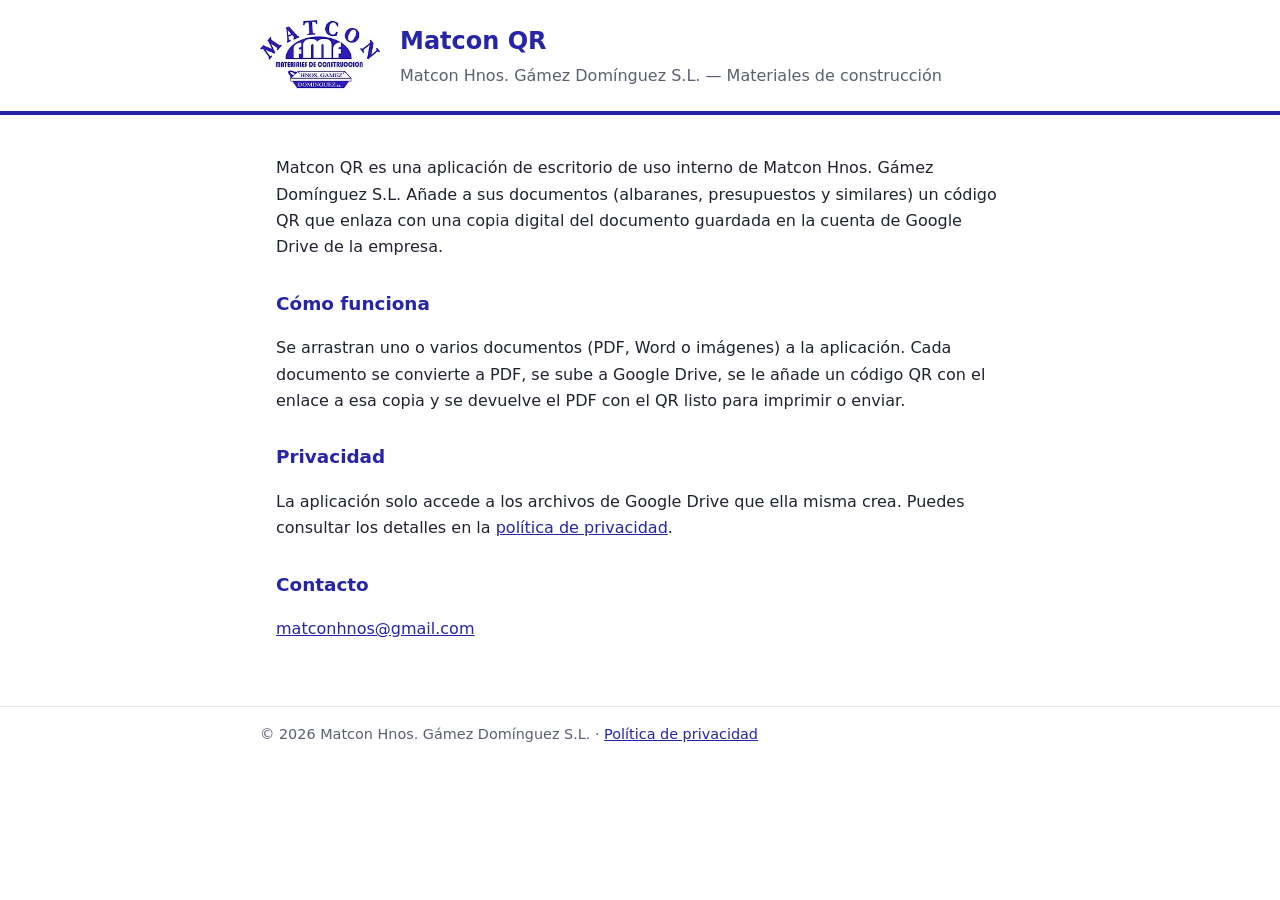
<file: index.html>
<!doctype html>
<html lang="es">
<head>
  <meta charset="utf-8">
  <meta name="viewport" content="width=device-width, initial-scale=1">
  <title>Matcon QR</title>
  <link rel="stylesheet" href="estilo.css">
</head>
<body>
  <header>
    <div class="contenido">
      <img src="logo.png" alt="Logo de Matcon Hnos. Gámez Domínguez">
      <div>
        <h1>Matcon QR</h1>
        <p>Matcon Hnos. Gámez Domínguez S.L. — Materiales de construcción</p>
      </div>
    </div>
  </header>
  <main class="contenido">
    <p>
      Matcon QR es una aplicación de escritorio de uso interno de Matcon Hnos.
      Gámez Domínguez S.L. Añade a sus documentos (albaranes, presupuestos y
      similares) un código QR que enlaza con una copia digital del documento
      guardada en la cuenta de Google Drive de la empresa.
    </p>
    <h2>Cómo funciona</h2>
    <p>
      Se arrastran uno o varios documentos (PDF, Word o imágenes) a la
      aplicación. Cada documento se convierte a PDF, se sube a Google Drive, se
      le añade un código QR con el enlace a esa copia y se devuelve el PDF con el
      QR listo para imprimir o enviar.
    </p>
    <h2>Privacidad</h2>
    <p>
      La aplicación solo accede a los archivos de Google Drive que ella misma
      crea. Puedes consultar los detalles en la
      <a href="privacidad.html">política de privacidad</a>.
    </p>
    <h2>Contacto</h2>
    <p><a href="mailto:matconhnos@gmail.com">matconhnos@gmail.com</a></p>
  </main>
  <footer>
    <div class="contenido">© 2026 Matcon Hnos. Gámez Domínguez S.L. · <a href="privacidad.html">Política de privacidad</a></div>
  </footer>
</body>
</html>
</file>
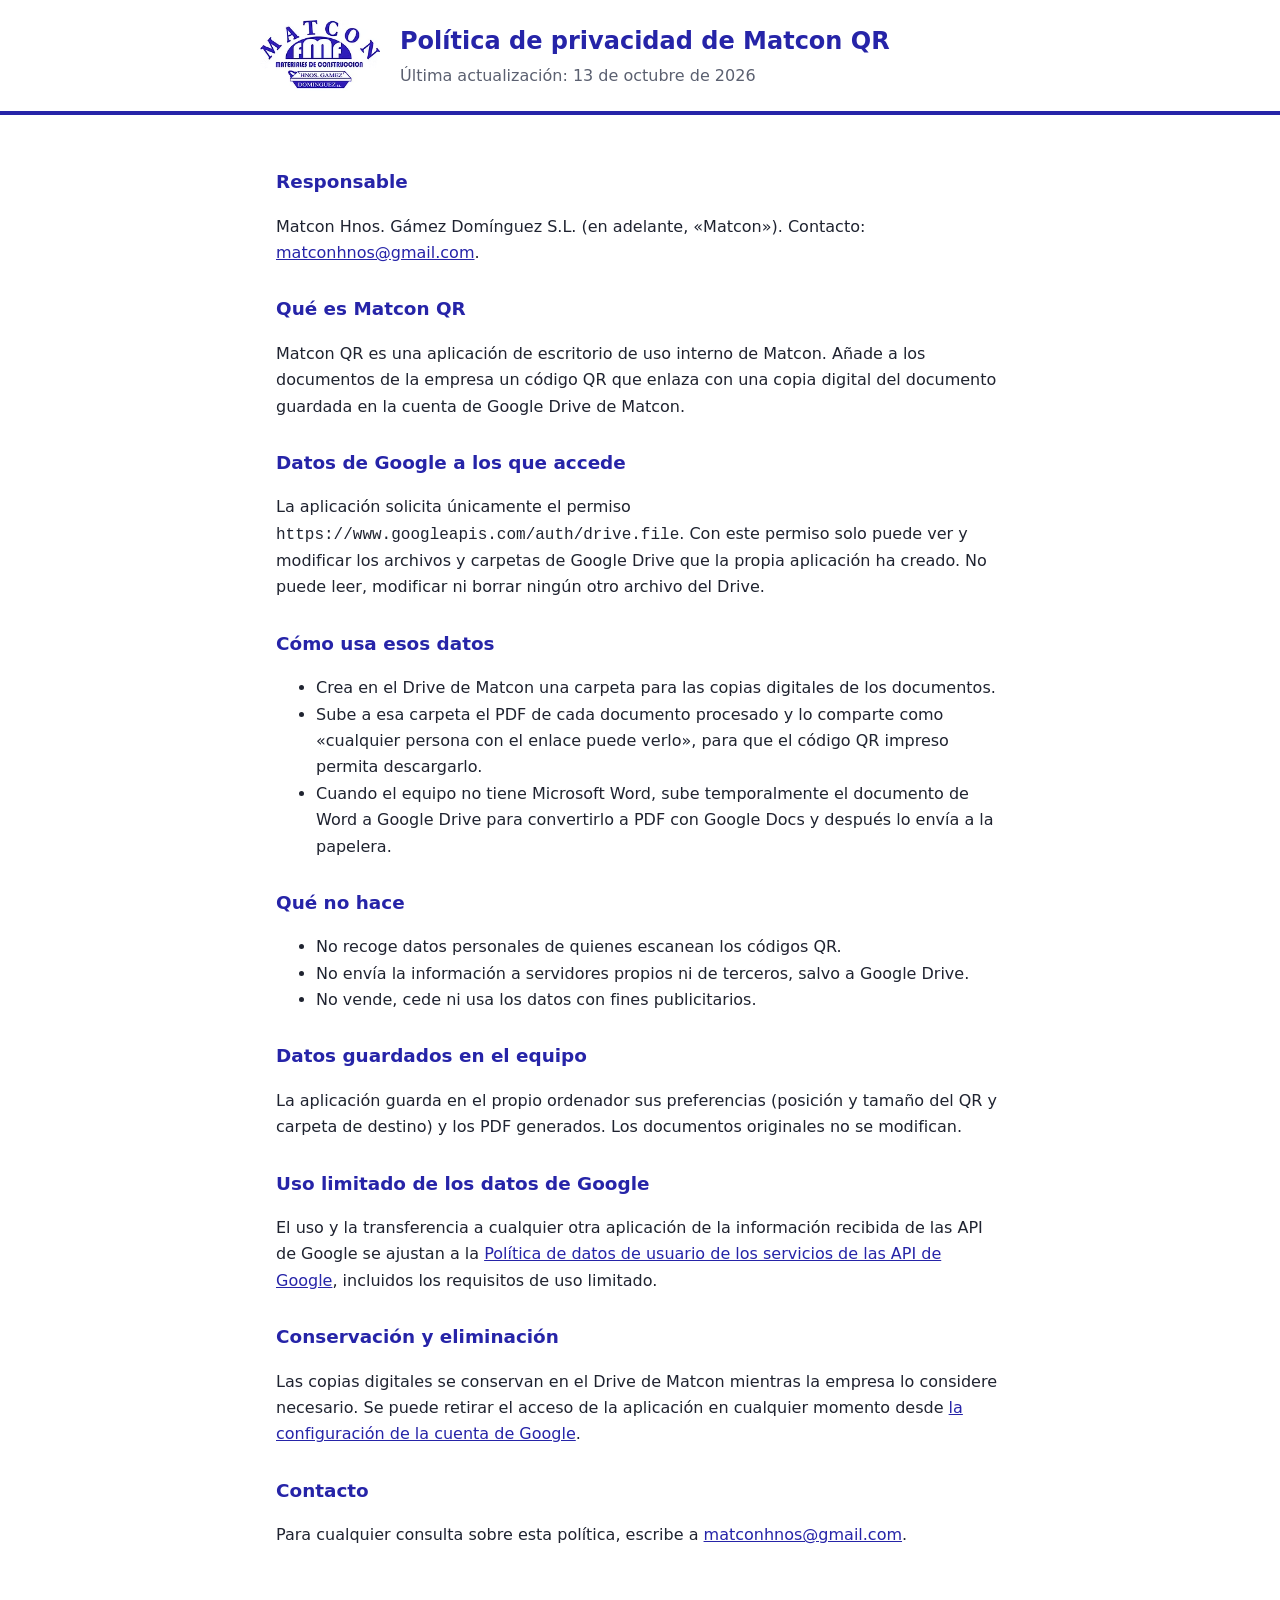
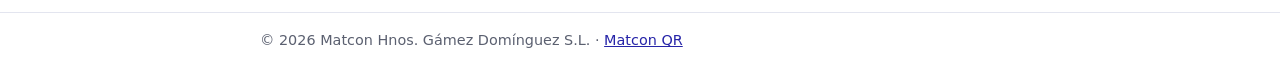
<file: privacidad.html>
<!doctype html>
<html lang="es">
<head>
  <meta charset="utf-8">
  <meta name="viewport" content="width=device-width, initial-scale=1">
  <title>Política de privacidad — Matcon QR</title>
  <link rel="stylesheet" href="estilo.css">
</head>
<body>
  <header>
    <div class="contenido">
      <img src="logo.png" alt="Logo de Matcon Hnos. Gámez Domínguez">
      <div>
        <h1>Política de privacidad de Matcon QR</h1>
        <p>Última actualización: 13 de octubre de 2026</p>
      </div>
    </div>
  </header>
  <main class="contenido">
    <h2>Responsable</h2>
    <p>
      Matcon Hnos. Gámez Domínguez S.L. (en adelante, «Matcon»).
      Contacto: <a href="mailto:matconhnos@gmail.com">matconhnos@gmail.com</a>.
    </p>

    <h2>Qué es Matcon QR</h2>
    <p>
      Matcon QR es una aplicación de escritorio de uso interno de Matcon. Añade a
      los documentos de la empresa un código QR que enlaza con una copia digital
      del documento guardada en la cuenta de Google Drive de Matcon.
    </p>

    <h2>Datos de Google a los que accede</h2>
    <p>
      La aplicación solicita únicamente el permiso
      <code>https://www.googleapis.com/auth/drive.file</code>. Con este permiso solo
      puede ver y modificar los archivos y carpetas de Google Drive que la propia
      aplicación ha creado. No puede leer, modificar ni borrar ningún otro
      archivo del Drive.
    </p>

    <h2>Cómo usa esos datos</h2>
    <ul>
      <li>Crea en el Drive de Matcon una carpeta para las copias digitales de los documentos.</li>
      <li>Sube a esa carpeta el PDF de cada documento procesado y lo comparte como «cualquier persona con el enlace puede verlo», para que el código QR impreso permita descargarlo.</li>
      <li>Cuando el equipo no tiene Microsoft Word, sube temporalmente el documento de Word a Google Drive para convertirlo a PDF con Google Docs y después lo envía a la papelera.</li>
    </ul>

    <h2>Qué no hace</h2>
    <ul>
      <li>No recoge datos personales de quienes escanean los códigos QR.</li>
      <li>No envía la información a servidores propios ni de terceros, salvo a Google Drive.</li>
      <li>No vende, cede ni usa los datos con fines publicitarios.</li>
    </ul>

    <h2>Datos guardados en el equipo</h2>
    <p>
      La aplicación guarda en el propio ordenador sus preferencias (posición y
      tamaño del QR y carpeta de destino) y los PDF generados. Los documentos
      originales no se modifican.
    </p>

    <h2>Uso limitado de los datos de Google</h2>
    <p>
      El uso y la transferencia a cualquier otra aplicación de la información
      recibida de las API de Google se ajustan a la
      <a href="https://developers.google.com/terms/api-services-user-data-policy">Política de datos de usuario de los servicios de las API de Google</a>,
      incluidos los requisitos de uso limitado.
    </p>

    <h2>Conservación y eliminación</h2>
    <p>
      Las copias digitales se conservan en el Drive de Matcon mientras la empresa
      lo considere necesario. Se puede retirar el acceso de la aplicación en
      cualquier momento desde
      <a href="https://myaccount.google.com/permissions">la configuración de la cuenta de Google</a>.
    </p>

    <h2>Contacto</h2>
    <p>
      Para cualquier consulta sobre esta política, escribe a
      <a href="mailto:matconhnos@gmail.com">matconhnos@gmail.com</a>.
    </p>
  </main>
  <footer>
    <div class="contenido">© 2026 Matcon Hnos. Gámez Domínguez S.L. · <a href="index.html">Matcon QR</a></div>
  </footer>
</body>
</html>
</file>
<file: estilo.css>
:root {
  --azul: #2624a8;
  --texto: #1f2330;
  --suave: #5b6070;
  --fondo: #ffffff;
  --linea: #e3e5ef;
}
* { box-sizing: border-box; }
body {
  margin: 0;
  background: var(--fondo);
  color: var(--texto);
  font: 16px/1.65 "Segoe UI", system-ui, -apple-system, Roboto, Arial, sans-serif;
}
header {
  border-bottom: 4px solid var(--azul);
  padding: 20px 16px;
}
header .contenido { display: flex; align-items: center; gap: 20px; }
header img { width: 120px; height: auto; }
header h1 { margin: 0; font-size: 1.5rem; color: var(--azul); }
header p { margin: 2px 0 0; color: var(--suave); }
.contenido { max-width: 760px; margin: 0 auto; }
main { padding: 24px 16px 48px; }
h2 { color: var(--azul); font-size: 1.15rem; margin: 28px 0 6px; }
a { color: var(--azul); }
footer {
  border-top: 1px solid var(--linea);
  padding: 16px;
  color: var(--suave);
  font-size: 0.9rem;
}
@media (max-width: 520px) {
  header .contenido { flex-direction: column; align-items: flex-start; gap: 10px; }
}
</file>
